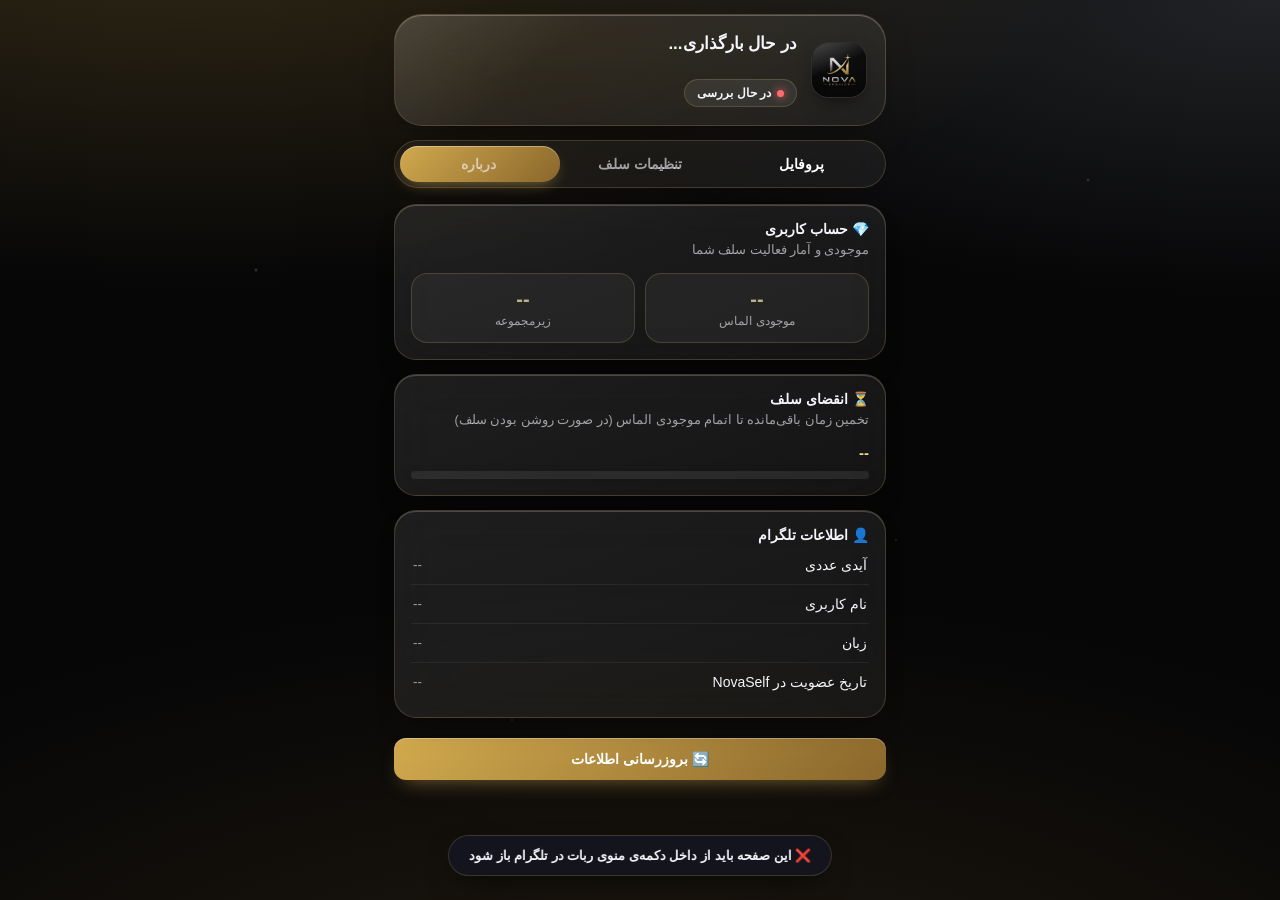
<file: index.html>
<!DOCTYPE html>
<html lang="fa" dir="rtl">
<head>
<meta charset="UTF-8">
<meta name="viewport" content="width=device-width, initial-scale=1.0, viewport-fit=cover, user-scalable=no">
<title>NovaSelf</title>
<script src="https://telegram.org/js/telegram-web-app.js"></script>
<style>
  :root{
    --bg-1:#060607;
    --bg-2:#0d0d0f;
    --glass-fill: rgba(255,255,255,0.06);
    --glass-fill-strong: rgba(255,255,255,0.10);
    --glass-border: rgba(212,175,110,0.22);
    --glass-highlight: rgba(255,255,255,0.35);
    --gold-1:#f4d98a;
    --gold-2:#d1a94e;
    --gold-3:#8a672c;
    --silver-1:#f2f4f7;
    --silver-2:#aeb6c2;
    --silver-3:#5c6472;
    --accent-a:var(--gold-2);
    --accent-b:var(--gold-3);
    --accent-c:var(--silver-2);
    --danger:#ff6b6b;
    --good:#33d17a;
    --text-1:#f5f6fb;
    --text-2:rgba(245,246,251,0.62);
    --text-3:rgba(245,246,251,0.38);
    --radius-xl:28px;
    --radius-lg:22px;
    --radius-md:16px;
    --radius-sm:12px;
  }
  *{box-sizing:border-box; -webkit-tap-highlight-color:transparent;}
  html,body{margin:0;padding:0;height:100%;}
  body{
    font-family:-apple-system, BlinkMacSystemFont, "SF Pro Display", "SF Pro Text", "Vazirmatn", "Segoe UI", sans-serif;
    color:var(--text-1);
    background:
      radial-gradient(120% 70% at 15% -10%, rgba(209,169,78,0.22), transparent 60%),
      radial-gradient(110% 60% at 100% 0%, rgba(174,182,194,0.16), transparent 55%),
      radial-gradient(140% 90% at 50% 120%, rgba(138,103,44,0.20), transparent 60%),
      var(--bg-1);
    min-height:100vh;
    overflow-x:hidden;
    position:relative;
  }
  body::before{
    content:"";
    position:fixed; inset:0;
    background-image:
      radial-gradient(2px 2px at 20% 30%, rgba(255,255,255,0.5), transparent),
      radial-gradient(1.5px 1.5px at 70% 60%, rgba(255,255,255,0.35), transparent),
      radial-gradient(1.5px 1.5px at 40% 80%, rgba(255,255,255,0.3), transparent),
      radial-gradient(2px 2px at 85% 20%, rgba(255,255,255,0.4), transparent);
    opacity:0.5;
    pointer-events:none;
    z-index:0;
  }
  .app{position:relative; z-index:1; max-width:520px; margin:0 auto; padding:14px 14px 100px;}

  /* ===== Header ===== */
  .header{
    display:flex; align-items:center; gap:14px;
    padding:18px;
    border-radius:var(--radius-xl);
    background:linear-gradient(155deg, var(--glass-fill-strong), var(--glass-fill));
    border:1px solid var(--glass-border);
    backdrop-filter:blur(28px) saturate(160%);
    -webkit-backdrop-filter:blur(28px) saturate(160%);
    box-shadow:0 1px 0 rgba(255,255,255,0.25) inset, 0 20px 40px -20px rgba(0,0,0,0.6);
    position:relative;
    overflow:hidden;
    margin-bottom:14px;
  }
  .header::after{
    content:"";
    position:absolute; top:-60%; left:-20%;
    width:70%; height:220%;
    background:linear-gradient(120deg, rgba(255,255,255,0.18), transparent 60%);
    transform:rotate(20deg);
    pointer-events:none;
  }
  .avatar{
    width:56px; height:56px; border-radius:18px;
    display:flex; align-items:center; justify-content:center;
    font-weight:700; font-size:20px;
    background:linear-gradient(150deg, var(--accent-a), var(--accent-b));
    box-shadow:0 6px 18px -6px rgba(209,169,78,0.55), 0 1px 0 rgba(255,255,255,0.4) inset;
    flex-shrink:0;
    color:#fff;
  }
  .head-info{min-width:0; flex:1;}
  .head-name{font-size:17px; font-weight:700; white-space:nowrap; overflow:hidden; text-overflow:ellipsis;}
  .head-sub{font-size:13px; color:var(--text-2); margin-top:2px;}
  .status-pill{
    display:inline-flex; align-items:center; gap:6px;
    padding:6px 12px; border-radius:999px;
    font-size:12px; font-weight:600;
    background:rgba(255,255,255,0.08);
    border:1px solid var(--glass-border);
    margin-top:8px;
  }
  .dot{width:7px; height:7px; border-radius:50%; background:var(--text-3);}
  .status-pill.on .dot{background:var(--good); box-shadow:0 0 8px var(--good);}
  .status-pill.off .dot{background:var(--danger); box-shadow:0 0 8px var(--danger);}

  /* ===== Tab bar (segmented, glass) ===== */
  .tabbar{
    display:flex; gap:4px; padding:5px;
    border-radius:999px;
    background:var(--glass-fill);
    border:1px solid var(--glass-border);
    backdrop-filter:blur(20px) saturate(150%);
    -webkit-backdrop-filter:blur(20px) saturate(150%);
    margin-bottom:16px;
    position:sticky; top:10px; z-index:5;
  }
  .tab{
    flex:1; text-align:center; padding:10px 6px;
    font-size:13.5px; font-weight:600; color:var(--text-2);
    border-radius:999px; cursor:pointer;
    transition:color .25s ease;
    position:relative; z-index:2;
  }
  .tab.active{color:#fff;}
  .tab-indicator{
    position:absolute; top:5px; bottom:5px; left:5px;
    width:calc((100% - 10px)/3);
    border-radius:999px;
    background:linear-gradient(135deg, var(--accent-a), var(--accent-b));
    box-shadow:0 6px 16px -6px rgba(209,169,78,0.6), 0 1px 0 rgba(255,255,255,0.35) inset;
    transition:transform .35s cubic-bezier(.4,0,.2,1);
    z-index:1;
  }

  .panel{display:none; animation:fadeIn .3s ease;}
  .panel.active{display:block;}
  @keyframes fadeIn{from{opacity:0; transform:translateY(6px);} to{opacity:1; transform:translateY(0);}}

  /* ===== Cards ===== */
  .card{
    border-radius:var(--radius-lg);
    background:linear-gradient(160deg, var(--glass-fill-strong), var(--glass-fill));
    border:1px solid var(--glass-border);
    backdrop-filter:blur(24px) saturate(150%);
    -webkit-backdrop-filter:blur(24px) saturate(150%);
    box-shadow:0 1px 0 rgba(255,255,255,0.2) inset, 0 16px 30px -18px rgba(0,0,0,0.55);
    padding:16px;
    margin-bottom:14px;
  }
  .card-title{font-size:14px; font-weight:700; color:var(--text-1); margin:0 0 3px;}
  .card-desc{font-size:12.5px; color:var(--text-2); margin:0 0 12px; line-height:1.7;}

  .row{
    display:flex; align-items:center; justify-content:space-between;
    padding:11px 2px;
    border-bottom:1px solid rgba(255,255,255,0.06);
  }
  .row:last-child{border-bottom:none;}
  .row-label{font-size:14px; font-weight:500;}
  .row-value{font-size:13.5px; color:var(--text-2);}

  /* iOS-style toggle */
  .switch{
    width:48px; height:29px; border-radius:999px; position:relative; cursor:pointer;
    background:rgba(255,255,255,0.14); border:1px solid var(--glass-border);
    transition:background .25s ease; flex-shrink:0;
  }
  .switch.on{background:linear-gradient(135deg, var(--good), #26a866); border-color:transparent;}
  .switch::after{
    content:""; position:absolute; top:2px; right:2px;
    width:23px; height:23px; border-radius:50%;
    background:#fff; box-shadow:0 2px 6px rgba(0,0,0,0.35);
    transition:transform .25s cubic-bezier(.4,0,.2,1);
  }
  .switch.on::after{transform:translateX(-19px);}

  textarea, input[type=text]{
    width:100%; padding:12px 14px; border-radius:var(--radius-sm);
    background:rgba(255,255,255,0.06); border:1px solid var(--glass-border);
    color:var(--text-1); font-size:13.5px; font-family:inherit;
    resize:none; outline:none;
  }
  input[type=range]{width:100%; accent-color:var(--accent-a); margin-top:8px;}

  .btn{
    width:100%; padding:13px; border-radius:var(--radius-sm);
    background:linear-gradient(135deg, var(--accent-a), var(--accent-b));
    border:none; color:#fff; font-weight:700; font-size:14px;
    cursor:pointer; box-shadow:0 10px 20px -10px rgba(209,169,78,0.55), 0 1px 0 rgba(255,255,255,0.3) inset;
    margin-top:6px;
  }
  .btn.danger{background:linear-gradient(135deg, #ff8080, var(--danger));}
  .btn:active{transform:scale(0.98);}

  .stat-grid{display:grid; grid-template-columns:1fr 1fr; gap:10px;}
  .stat{
    border-radius:var(--radius-md); padding:14px;
    background:rgba(255,255,255,0.05); border:1px solid var(--glass-border);
    text-align:center;
  }
  .stat-num{font-size:20px; font-weight:800; background:linear-gradient(135deg, var(--accent-c), var(--accent-a)); -webkit-background-clip:text; background-clip:text; color:transparent;}
  .stat-label{font-size:11.5px; color:var(--text-2); margin-top:3px;}

  .about-feature{display:flex; gap:12px; padding:10px 0;}
  .about-icon{
    width:38px; height:38px; border-radius:12px; flex-shrink:0;
    display:flex; align-items:center; justify-content:center; font-size:17px;
    background:linear-gradient(150deg, rgba(209,169,78,0.30), rgba(174,182,194,0.20));
    border:1px solid var(--glass-border);
  }
  .about-text-title{font-size:13.5px; font-weight:700;}
  .about-text-desc{font-size:12px; color:var(--text-2); margin-top:2px; line-height:1.6;}

  .toast{
    position:fixed; bottom:24px; left:50%; transform:translateX(-50%) translateY(20px);
    padding:12px 20px; border-radius:999px;
    background:rgba(20,22,32,0.9); border:1px solid var(--glass-border);
    backdrop-filter:blur(20px); font-size:13px; font-weight:600;
    opacity:0; transition:all .3s ease; z-index:50; pointer-events:none;
    box-shadow:0 12px 30px -10px rgba(0,0,0,0.6);
  }
  .toast.show{opacity:1; transform:translateX(-50%) translateY(0);}

  .skeleton{
    height:14px; border-radius:8px; background:rgba(255,255,255,0.08);
    animation:pulse 1.4s ease-in-out infinite;
  }
  @keyframes pulse{0%,100%{opacity:.5;} 50%{opacity:1;}}

  .footer-note{text-align:center; font-size:11.5px; color:var(--text-3); margin-top:8px; line-height:1.8;}

  /* ===== Logo badge (base44-style app icon) ===== */
  .logo-badge{
    width:56px; height:56px; border-radius:29% 29% 32% 32% / 30%;
    flex-shrink:0; overflow:hidden; position:relative;
    background:#000;
    border:1px solid rgba(255,255,255,0.18);
    box-shadow:0 8px 20px -8px rgba(0,0,0,0.7), 0 1px 0 rgba(255,255,255,0.25) inset;
  }
  .logo-badge img{width:100%; height:100%; object-fit:cover; display:block;}
  .logo-badge::after{
    content:""; position:absolute; inset:0; border-radius:inherit;
    background:linear-gradient(155deg, rgba(255,255,255,0.25), transparent 45%);
    pointer-events:none;
  }
  .logo-badge.large{width:96px; height:96px; margin:0 auto 14px; border-radius:26% 26% 30% 30% / 27%;}

  /* ===== Expiry card ===== */
  .expiry-bar-track{
    height:8px; border-radius:999px; background:rgba(255,255,255,0.08);
    overflow:hidden; margin-top:10px;
  }
  .expiry-bar-fill{
    height:100%; border-radius:999px;
    background:linear-gradient(90deg, var(--gold-3), var(--gold-1));
    width:0%; transition:width .4s ease;
  }
  .expiry-value{font-size:15px; font-weight:700; color:var(--gold-1);}

  /* ===== Font cards (replaces messy wrapped chips) ===== */
  .font-grid{display:grid; grid-template-columns:1fr 1fr; gap:8px; margin-top:4px;}
  .font-card{
    display:flex; align-items:center; justify-content:space-between; gap:8px;
    padding:11px 12px; border-radius:var(--radius-sm);
    background:rgba(255,255,255,0.05); border:1px solid var(--glass-border);
    font-size:12.8px; font-weight:600; color:var(--text-2);
    cursor:pointer; transition:all .2s ease;
  }
  .font-card.active{
    color:#0e0d0a; border-color:transparent;
    background:linear-gradient(135deg, var(--gold-1), var(--gold-2));
    box-shadow:0 6px 16px -6px rgba(209,169,78,0.55);
  }
  .font-card .check{
    width:16px; height:16px; border-radius:50%; flex-shrink:0;
    border:1.5px solid var(--glass-border);
    display:flex; align-items:center; justify-content:center; font-size:10px;
  }
  .font-card.active .check{background:#0e0d0a; border-color:#0e0d0a; color:var(--gold-1);}
</style>
</head>
<body>
<div class="app">

  <div class="header">
    <div class="logo-badge" id="avatarBadge">
      <img src="[data-uri]" alt="NovaService">
    </div>
    <div class="head-info">
      <div class="head-name" id="userName">در حال بارگذاری...</div>
      <div class="head-sub" id="userUsername">&nbsp;</div>
      <div class="status-pill off" id="statusPill"><span class="dot"></span><span id="statusPillText">در حال بررسی</span></div>
    </div>
  </div>

  <div class="tabbar" id="tabbar">
    <div class="tab-indicator" id="tabIndicator"></div>
    <div class="tab active" data-tab="profile">پروفایل</div>
    <div class="tab" data-tab="settings">تنظیمات سلف</div>
    <div class="tab" data-tab="about">درباره</div>
  </div>

  <!-- ===== PROFILE ===== -->
  <div class="panel active" id="panel-profile">
    <div class="card">
      <div class="card-title">💎 حساب کاربری</div>
      <div class="card-desc">موجودی و آمار فعالیت سلف شما</div>
      <div class="stat-grid">
        <div class="stat"><div class="stat-num" id="statDiamonds">--</div><div class="stat-label">موجودی الماس</div></div>
        <div class="stat"><div class="stat-num" id="statReferral">--</div><div class="stat-label">زیرمجموعه</div></div>
      </div>
    </div>

    <div class="card">
      <div class="card-title">⏳ انقضای سلف</div>
      <div class="card-desc">تخمین زمان باقی‌مانده تا اتمام موجودی الماس (در صورت روشن بودن سلف)</div>
      <div class="expiry-value" id="expiryValue">--</div>
      <div class="expiry-bar-track"><div class="expiry-bar-fill" id="expiryBar"></div></div>
    </div>

    <div class="card">
      <div class="card-title">👤 اطلاعات تلگرام</div>
      <div class="row"><div class="row-label">آیدی عددی</div><div class="row-value" id="infoId">--</div></div>
      <div class="row"><div class="row-label">نام کاربری</div><div class="row-value" id="infoUsername">--</div></div>
      <div class="row"><div class="row-label">زبان</div><div class="row-value" id="infoLang">--</div></div>
      <div class="row"><div class="row-label">تاریخ عضویت در NovaSelf</div><div class="row-value" id="infoJoined">--</div></div>
    </div>

    <button class="btn" id="refreshBtn">🔄 بروزرسانی اطلاعات</button>
  </div>

  <!-- ===== SETTINGS ===== -->
  <div class="panel" id="panel-settings">

    <div class="card">
      <div class="card-title">⚡ وضعیت سلف</div>
      <div class="card-desc">با روشن کردن سلف، اکشن‌ها و قابلیت‌های خودکار روی حساب شما فعال می‌شوند.</div>
      <div class="row">
        <div class="row-label">سلف من</div>
        <div class="switch" id="sw-status" data-field="status"></div>
      </div>
    </div>

    <div class="card">
      <div class="card-title">🔤 فونت نام و بیو</div>
      <div class="card-desc">فونتی که برای زمان‌نگار پروفایل استفاده می‌شود.</div>
      <div class="font-grid" id="fontGrid"></div>
    </div>

    <div class="card">
      <div class="card-title">🖊️ حالت متن ارسالی</div>
      <div class="card-desc">قالب‌بندی خودکار پیام‌های ارسالی شما.</div>
      <div class="font-grid" id="textModeGrid"></div>
    </div>

    <div class="card">
      <div class="card-title">📅 تاریخ در بیو</div>
      <div class="row">
        <div class="row-label">نمایش تاریخ</div>
        <div class="switch" id="sw-date_enabled" data-field="date_enabled"></div>
      </div>
      <div class="card-desc" style="margin:10px 0 6px;">نوع تقویم</div>
      <div class="font-grid" id="dateTypeGrid"></div>
    </div>

    <div class="card">
      <div class="card-title">⌚ ساعت پروفایل</div>
      <div class="row">
        <div class="row-label">ساعت در نام</div>
        <div class="switch" id="sw-name_time" data-field="name_time"></div>
      </div>
      <div class="row">
        <div class="row-label">ساعت در بیو</div>
        <div class="switch" id="sw-bio_time" data-field="bio_time"></div>
      </div>
    </div>

    <div class="card">
      <div class="card-title">🧑‍💼 منشی خودکار</div>
      <div class="row">
        <div class="row-label">فعال‌سازی منشی</div>
        <div class="switch" id="sw-secretary_enabled" data-field="secretary_enabled"></div>
      </div>
      <div class="card-desc" style="margin:10px 0 6px;">متن پاسخ خودکار</div>
      <textarea id="secretaryText" rows="2" placeholder="متن پاسخ منشی..."></textarea>
      <div class="card-desc" style="margin:12px 0 2px;">تأخیر پاسخ: <span id="secretaryDelayVal">60</span> ثانیه</div>
      <input type="range" id="secretaryDelay" min="5" max="600" step="5">
      <button class="btn" id="saveSecretaryBtn">ذخیره تنظیمات منشی</button>
    </div>
  </div>

  <!-- ===== ABOUT ===== -->
  <div class="panel" id="panel-about">
    <div class="card" style="text-align:center;">
      <div class="logo-badge large" id="aboutLogo">
        <img src="[data-uri]" alt="NovaService">
      </div>
      <div class="card-title" style="font-size:16px;">✨ NovaSelf چیست؟</div>
      <div class="card-desc" style="text-align:right;">NovaSelf یک سلف‌بات اختصاصی است که با اتصال به حساب تلگرام شما، مجموعه‌ای از قابلیت‌های خودکار و شخصی‌سازی را در اختیارتان می‌گذارد؛ همه چیز از طریق همین پنل قابل مدیریت است.</div>

      <div class="about-feature">
        <div class="about-icon">⌚</div>
        <div><div class="about-text-title">زمان‌نگار خودکار</div><div class="about-text-desc">نمایش زنده ساعت و تاریخ در نام یا بیوی حساب شما.</div></div>
      </div>
      <div class="about-feature">
        <div class="about-icon">🖊️</div>
        <div><div class="about-text-title">قالب‌بندی پیام</div><div class="about-text-desc">اعمال خودکار بولد، ایتالیک، اسپویلر و بیشتر روی پیام‌های ارسالی.</div></div>
      </div>
      <div class="about-feature">
        <div class="about-icon">🧑‍💼</div>
        <div><div class="about-text-title">منشی هوشمند</div><div class="about-text-desc">پاسخ خودکار به پیام‌های جدید هنگام عدم دسترسی شما.</div></div>
      </div>
      <div class="about-feature">
        <div class="about-icon">🏷️</div>
        <div><div class="about-text-title">تگ اعضا و ادمین‌ها</div><div class="about-text-desc">منشن سریع اعضای گروه با یک دستور ساده.</div></div>
      </div>
    </div>

    <div class="card">
      <div class="card-title">💎 سیستم الماس</div>
      <div class="card-desc">مصرف سلف بر اساس ساعت روشن بودن، از موجودی الماس شما کسر می‌شود. در صورت اتمام موجودی، سلف به‌صورت خودکار خاموش خواهد شد.</div>
    </div>

    <div class="card">
      <div class="card-title">🛟 پشتیبانی</div>
      <div class="card-desc" id="supportLine">برای هرگونه سوال یا مشکل با پشتیبانی در ارتباط باشید.</div>
      <button class="btn" id="supportBtn">ارتباط با پشتیبانی</button>
    </div>

    <div class="footer-note">NovaSelf Mini App — نسخه ۱.۰</div>
  </div>

</div>

<div class="toast" id="toast"></div>

<script>
/* ============================================================
   تنظیمات اتصال — این آدرس را به آدرس بک‌اند خودتان تغییر دهید
   ============================================================ */
const API_BASE = "https://self-production-856f.up.railway.app";
const SUPPORT_USERNAME = "@SayPouYa";

const tg = window.Telegram?.WebApp;
let state = null; // آخرین اطلاعات دریافتی از سرور

const FONT_NAMES = {
  0:"معمولی",1:"بولد ضخیم",2:"بولد گرد",3:"ماشین‌تحریر",4:"بولد کلاسیک",
  5:"ساده",6:"فول‌وید",7:"بولد مدرن",8:"بالانویس",9:"زیرنویس",
  10:"دایره‌ای",11:"دایره‌ای پر",12:"فارسی",13:"عربی"
};
const TEXTMODE_NAMES = {0:"خاموش",1:"نقل‌قول",2:"بولد",3:"زیرخط",4:"ایتالیک",5:"اسپویلر",6:"خط‌خورده",7:"تدریجی",8:"تک‌فاصله"};
const DATE_TYPE_NAMES = {"gregorian":"میلادی","shamsi":"شمسی","qamari":"قمری"};

function init() {
  if (tg) { tg.ready(); tg.expand(); tg.setHeaderColor?.("#0d0d0f"); }
  setupTabs();
  setupFontGrid();
  setupChipGrid("textModeGrid", TEXTMODE_NAMES, "text_mode");
  setupChipGrid("dateTypeGrid", DATE_TYPE_NAMES, "date_type");
  setupSwitches();
  document.getElementById("refreshBtn").onclick = loadData;
  document.getElementById("saveSecretaryBtn").onclick = saveSecretary;
  document.getElementById("secretaryDelay").oninput = e => {
    document.getElementById("secretaryDelayVal").textContent = e.target.value;
  };
  document.getElementById("supportBtn").onclick = () => {
    tg?.openTelegramLink?.(`https://t.me/${SUPPORT_USERNAME.replace("@","")}`);
  };
  document.getElementById("supportLine").textContent =
    `برای هرگونه سوال یا مشکل با ${SUPPORT_USERNAME} در ارتباط باشید.`;
  loadData();
}

function setupTabs() {
  const tabs = [...document.querySelectorAll(".tab")];
  const indicator = document.getElementById("tabIndicator");
  tabs.forEach((tab, i) => {
    tab.onclick = () => {
      tabs.forEach(t => t.classList.remove("active"));
      tab.classList.add("active");
    indicator.style.transform = `translateX(${(tabs.length - 1 - i) * 100}%)`;
      document.querySelectorAll(".panel").forEach(p => p.classList.remove("active"));
      document.getElementById(`panel-${tab.dataset.tab}`).classList.add("active");
      tg?.HapticFeedback?.impactOccurred?.("light");
    };
  });
}

function setupFontGrid() {
  const grid = document.getElementById("fontGrid");
  grid.innerHTML = "";
  Object.entries(FONT_NAMES).forEach(([value, label]) => {
    const card = document.createElement("div");
    card.className = "font-card";
    card.dataset.value = value;
    card.innerHTML = `<span>${label}</span><span class="check">✓</span>`;
    card.onclick = () => updateField("font_id", Number(value), "fontGrid");
    grid.appendChild(card);
  });
}

function setupChipGrid(gridId, namesMap, field) {
  const grid = document.getElementById(gridId);
  grid.innerHTML = "";
  Object.entries(namesMap).forEach(([value, label]) => {
    const card = document.createElement("div");
    card.className = "font-card";
    card.dataset.value = value;
    card.innerHTML = `<span>${label}</span><span class="check">✓</span>`;
    card.onclick = () => updateField(field, isNaN(value) ? value : Number(value), gridId);
    grid.appendChild(card);
  });
}

function setupSwitches() {
  document.querySelectorAll(".switch").forEach(sw => {
    sw.onclick = () => {
      const field = sw.dataset.field;
      const newVal = !sw.classList.contains("on");
      updateField(field, newVal);
    };
  });
}

function authHeaders() {
  return {
    "Content-Type": "application/json",
    "X-Init-Data": tg?.initData || ""
  };
}

async function loadData() {
  if (!tg?.initData) {
    showToast("❌ این صفحه باید از داخل دکمه‌ی منوی ربات در تلگرام باز شود");
    console.warn("initData خالی است — یعنی صفحه مستقیم در مرورگر باز شده، نه از طریق تلگرام.");
    return;
  }
  try {
    const res = await fetch(`${API_BASE}/api/me`, { headers: authHeaders() });
    if (res.status === 401) {
      showToast("❌ شناسایی نشدید — ابتدا با /start در ربات ثبت‌نام کنید");
      return;
    }
    if (!res.ok) {
      showToast(`❌ خطای سرور (کد ${res.status})`);
      return;
    }
    state = await res.json();
    render();
  } catch (e) {
    console.error("خطای اتصال به API_BASE:", API_BASE, e);
    showToast("❌ اتصال به بک‌اند برقرار نشد (آدرس/CORS رو چک کنید)");
  }
}

async function updateField(field, value, gridIdToSync) {
  tg?.HapticFeedback?.selectionChanged?.();
  try {
    const res = await fetch(`${API_BASE}/api/update`, {
      method: "POST",
      headers: authHeaders(),
      body: JSON.stringify({ field, value })
    });
    const data = await res.json();
    if (!res.ok || !data.ok) throw new Error(data.error || "update-failed");
    state = data;
    render();
    showToast("✅ تغییرات ذخیره شد");
  } catch (e) {
    showToast("❌ خطا در ذخیره‌سازی");
    render(); // بازگردانی وضعیت واقعی
  }
}

async function saveSecretary() {
  const text = document.getElementById("secretaryText").value;
  const delay = Number(document.getElementById("secretaryDelay").value);
  try {
    const res = await fetch(`${API_BASE}/api/update`, {
      method: "POST",
      headers: authHeaders(),
      body: JSON.stringify({ field: "secretary_bulk", secretary_text: text, secretary_delay: delay })
    });
    const data = await res.json();
    if (!res.ok || !data.ok) throw new Error();
    state = data;
    render();
    showToast("✅ تنظیمات منشی ذخیره شد");
  } catch (e) {
    showToast("❌ خطا در ذخیره‌سازی");
  }
}

function render() {
  if (!state) return;
  const tgUser = tg?.initDataUnsafe?.user;

  // Header
  const name = [tgUser?.first_name, tgUser?.last_name].filter(Boolean).join(" ") || "کاربر";
  document.getElementById("userName").textContent = name;
  document.getElementById("userUsername").textContent = tgUser?.username ? "@" + tgUser.username : "بدون نام‌کاربری";

  const pill = document.getElementById("statusPill");
  pill.classList.toggle("on", !!state.status);
  pill.classList.toggle("off", !state.status);
  document.getElementById("statusPillText").textContent = state.status ? "سلف فعال" : "سلف غیرفعال";

  // Profile tab
  document.getElementById("statDiamonds").textContent = state.diamonds_rounded ?? "--";
  document.getElementById("statReferral").textContent = state.referral_count ?? 0;
  document.getElementById("infoId").textContent = tgUser?.id ?? "--";
  document.getElementById("infoUsername").textContent = tgUser?.username ? "@" + tgUser.username : "--";
  document.getElementById("infoLang").textContent = tgUser?.language_code ?? "--";
  document.getElementById("infoJoined").textContent = state.joined_at ?? "--";

  document.getElementById("expiryValue").textContent = state.expiry_text ?? "--";
  const maxDiamondsRef = 30 * 24 * 5; // مرجع نواری: معادل حدوداً یک ماه روشن بودن، فقط برای نمایش بصری
  const pct = Math.max(0, Math.min(100, ((state.diamonds_rounded ?? 0) / maxDiamondsRef) * 100));
  document.getElementById("expiryBar").style.width = pct + "%";

  // Settings
  setSwitch("sw-status", state.status);
  setSwitch("sw-date_enabled", state.date_enabled);
  setSwitch("sw-name_time", state.name_time);
  setSwitch("sw-bio_time", state.bio_time);
  setSwitch("sw-secretary_enabled", state.secretary_enabled);
  setActiveChip("fontGrid", state.font_id);
  setActiveChip("textModeGrid", state.text_mode);
  setActiveChip("dateTypeGrid", state.date_type);

  document.getElementById("secretaryText").value = state.secretary_text || "";
  document.getElementById("secretaryDelay").value = state.secretary_delay || 60;
  document.getElementById("secretaryDelayVal").textContent = state.secretary_delay || 60;
}

function setSwitch(id, on) {
  document.getElementById(id).classList.toggle("on", !!on);
}
function setActiveChip(gridId, value) {
  document.querySelectorAll(`#${gridId} .font-card`).forEach(chip => {
    chip.classList.toggle("active", String(chip.dataset.value) === String(value));
  });
}

let toastTimer;
function showToast(msg) {
  const el = document.getElementById("toast");
  el.textContent = msg;
  el.classList.add("show");
  clearTimeout(toastTimer);
  toastTimer = setTimeout(() => el.classList.remove("show"), 2200);
}

init();
</script>
</body>
</html>
</file>
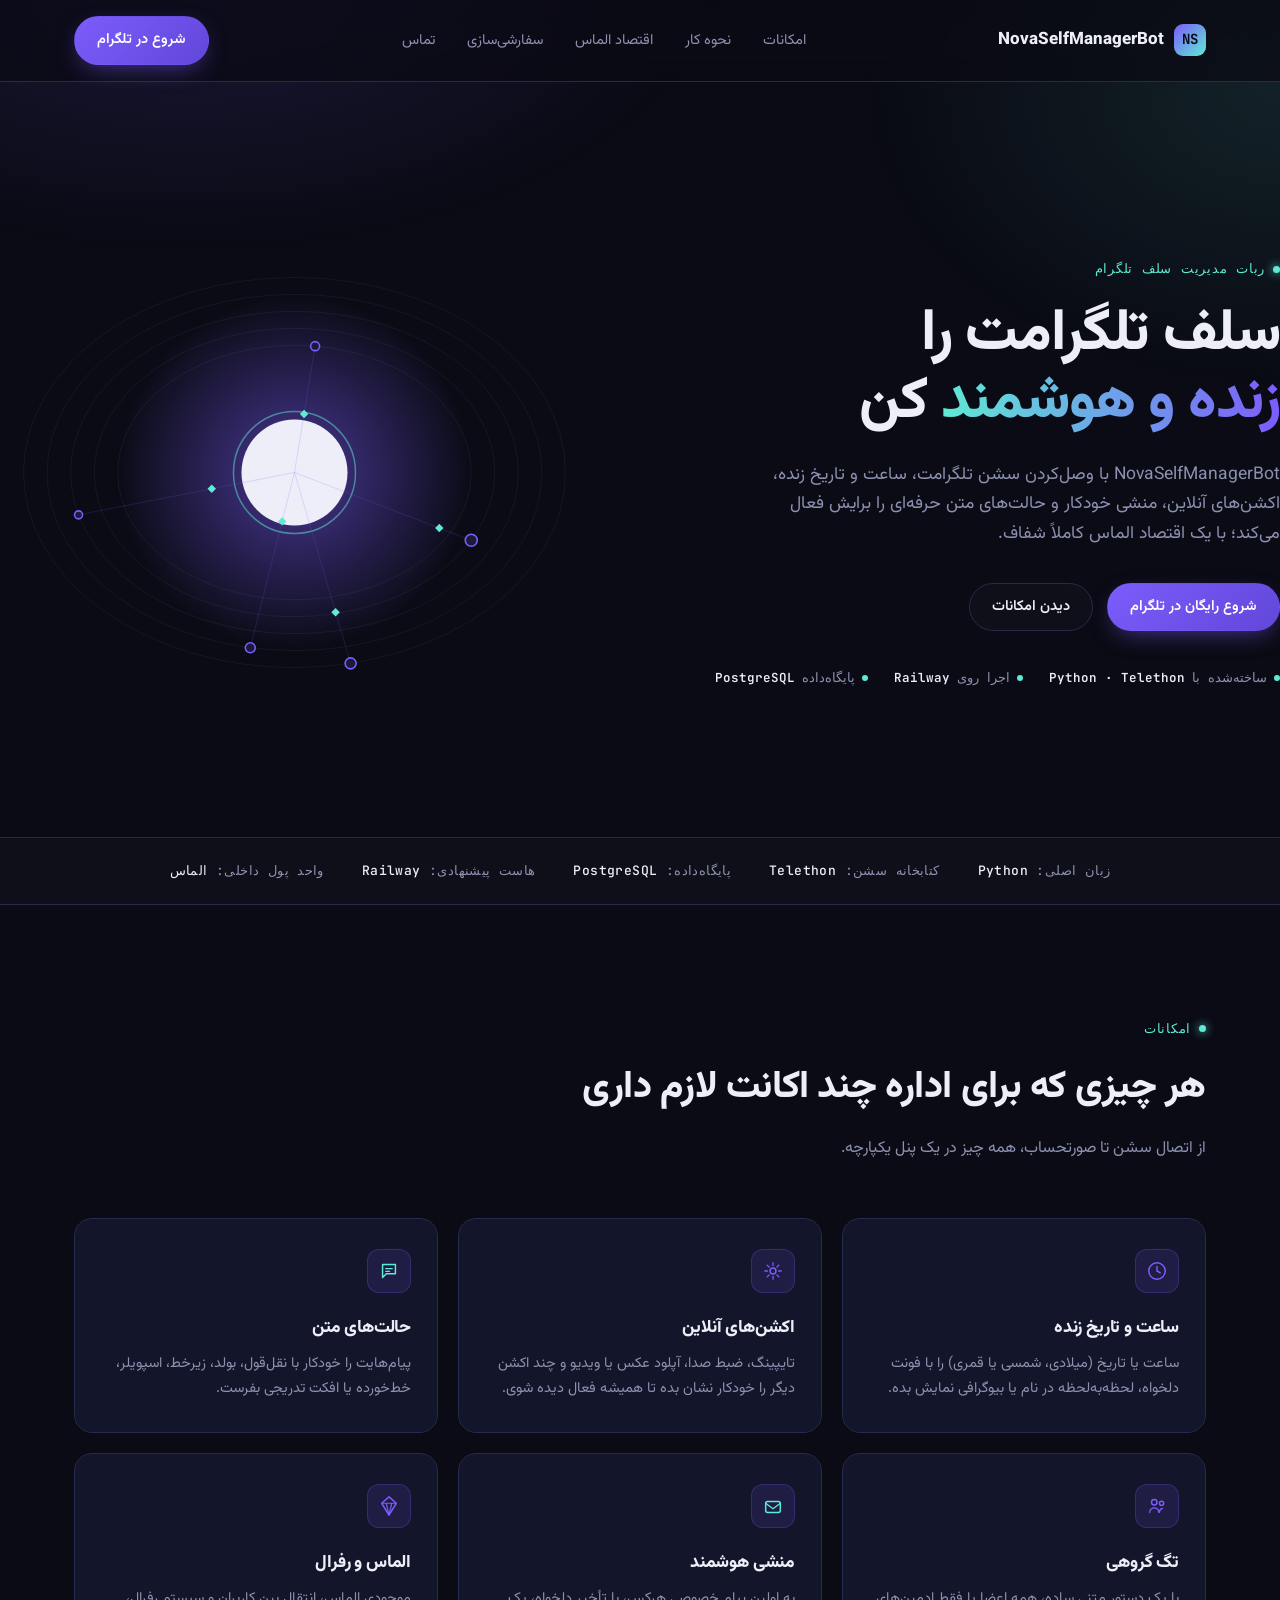
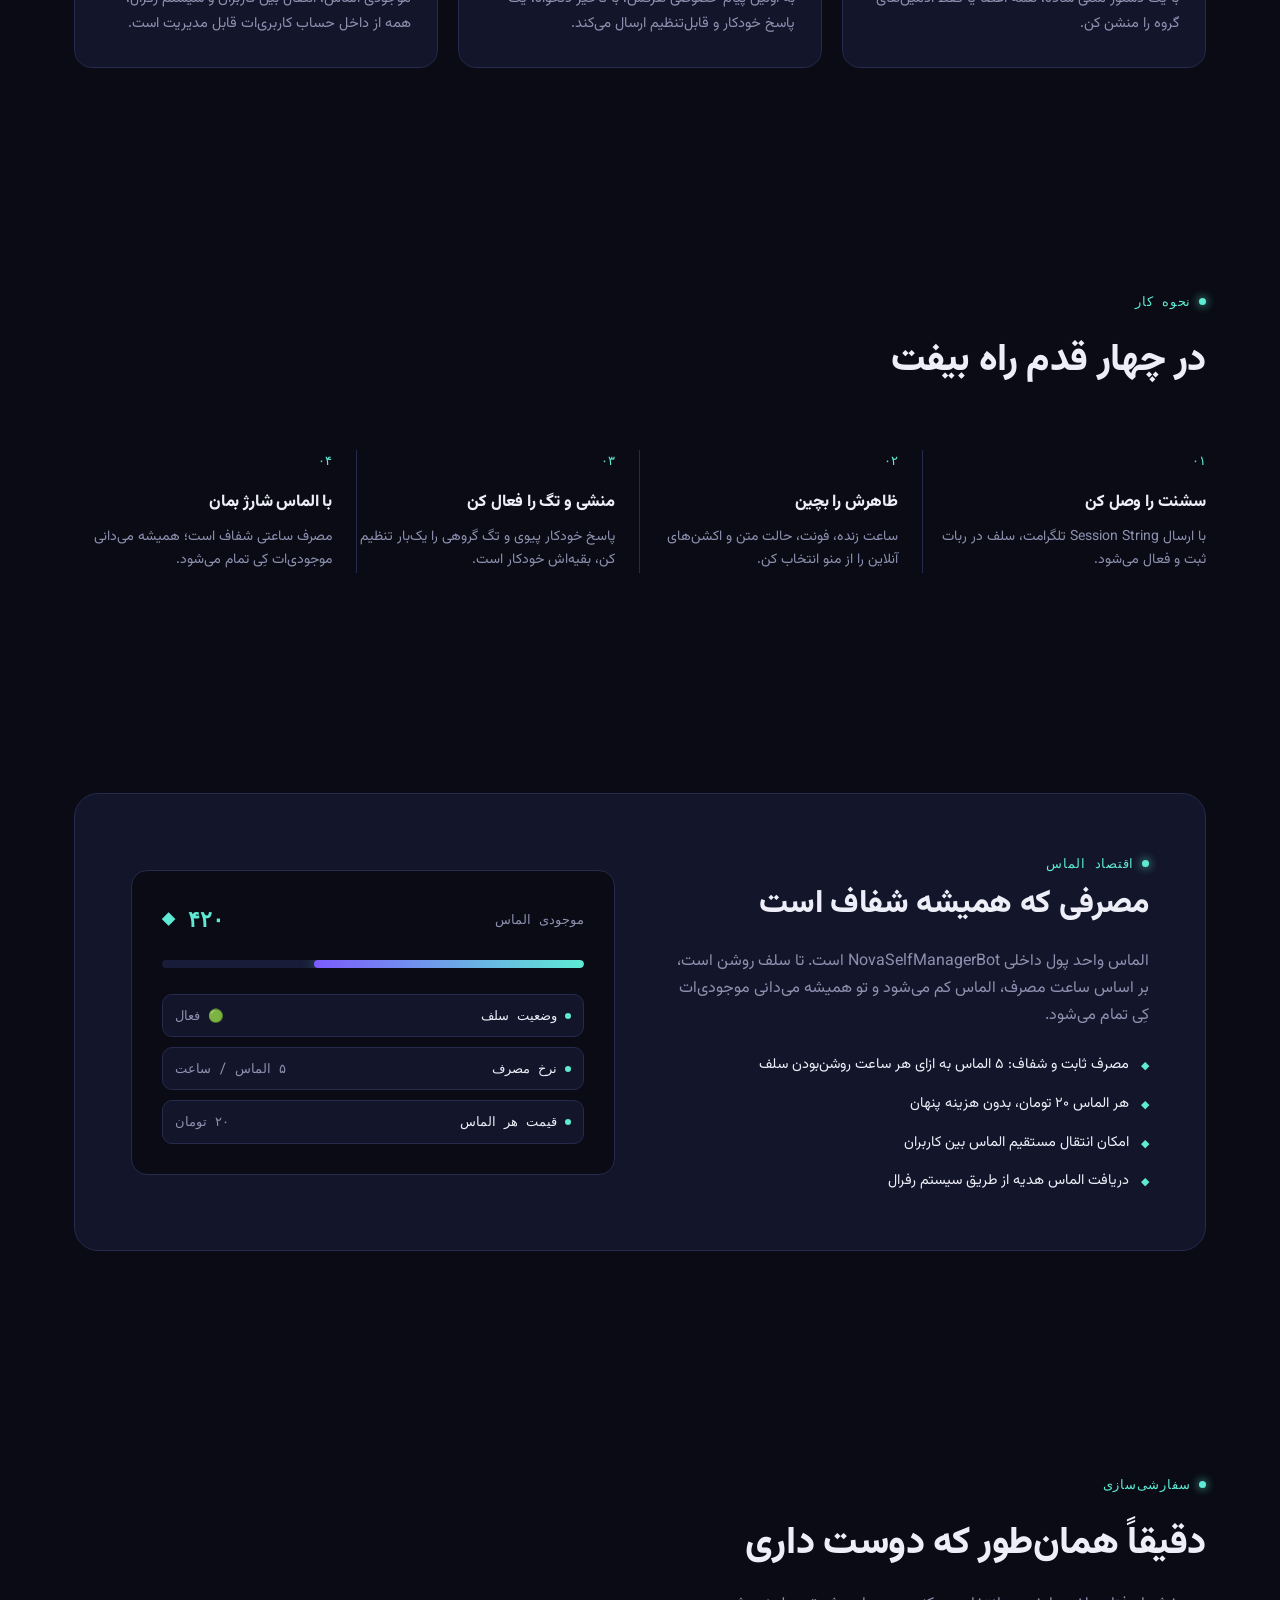
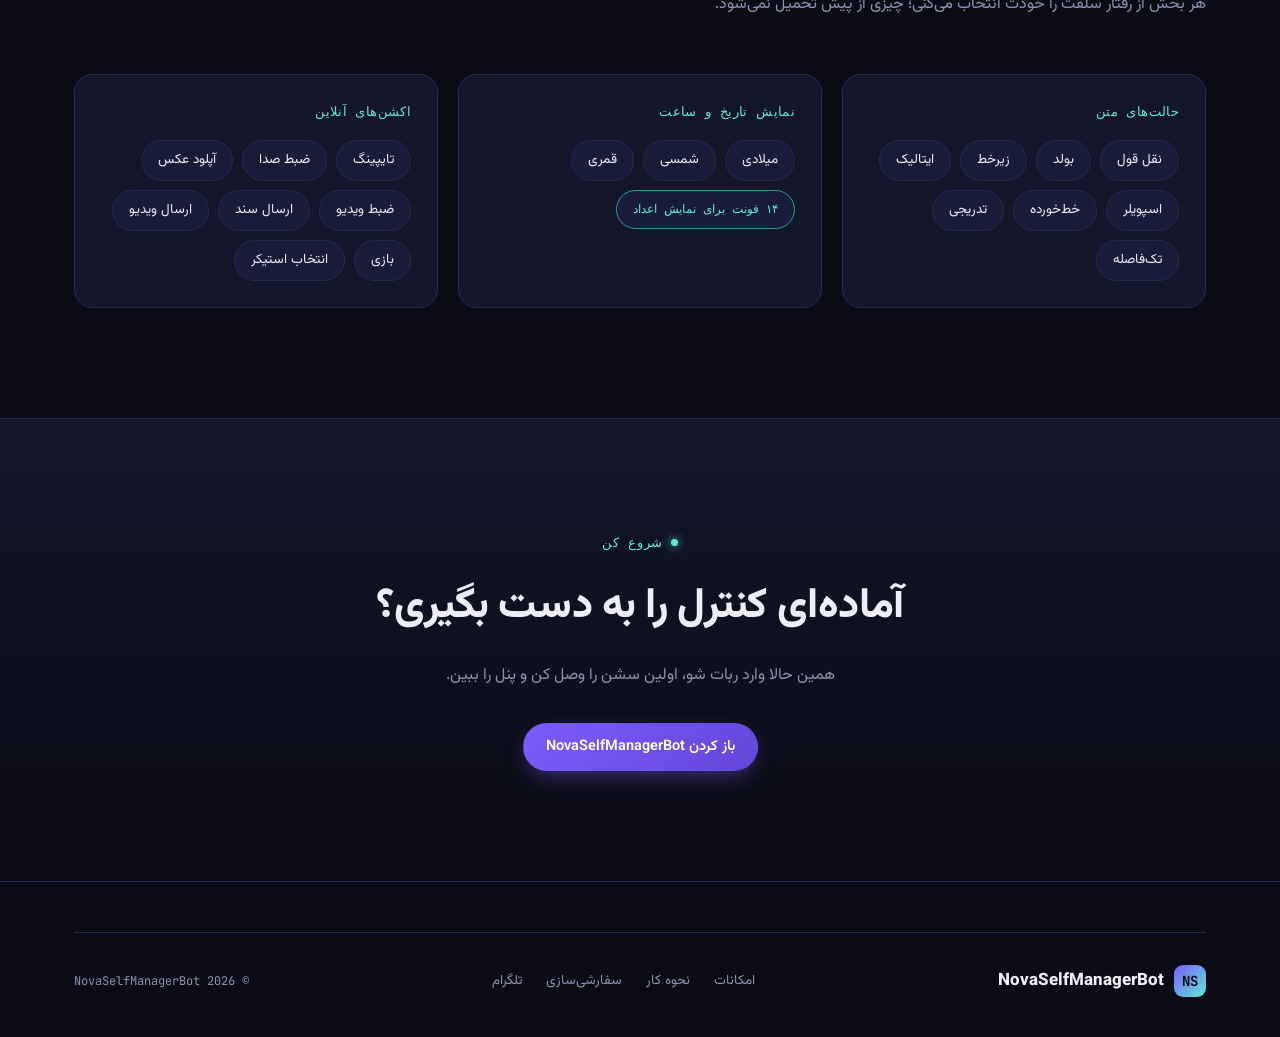
<file: index (1).html>
<!DOCTYPE html>
<html lang="fa" dir="rtl">
<head>
<meta charset="UTF-8">
<meta name="viewport" content="width=device-width, initial-scale=1.0">
<title>NovaSelfManagerBot — مدیریت هوشمند سشن‌های تلگرام</title>
<meta name="description" content="NovaSelfManagerBot سلف تلگرام شما را با ساعت زنده، اکشن‌های آنلاین، منشی خودکار و حالت‌های متن حرفه‌ای هوشمند می‌کند؛ با یک اقتصاد الماس شفاف.">
<link rel="preconnect" href="https://fonts.googleapis.com">
<link rel="preconnect" href="https://fonts.gstatic.com" crossorigin>
<link href="https://fonts.googleapis.com/css2?family=Vazirmatn:wght@300;400;500;600;700;800;900&family=JetBrains+Mono:wght@400;500;600&display=swap" rel="stylesheet">
<style>
  :root{
    --bg:#0A0B14;
    --surface:#13152A;
    --surface-2:#191C38;
    --line:#262A4C;
    --violet:#7C5CFC;
    --violet-dim:#4B3AA6;
    --diamond:#5EEAD4;
    --diamond-dim:#2C9C8C;
    --text:#EDEEF7;
    --muted:#8D91B0;
    --danger:#FF6B6B;
    --radius:18px;
    --font-display:'Vazirmatn', sans-serif;
    --font-mono:'JetBrains Mono', monospace;
  }
  *{margin:0;padding:0;box-sizing:border-box;}
  html{scroll-behavior:smooth;}
  body{
    background:var(--bg);
    color:var(--text);
    font-family:var(--font-display);
    line-height:1.7;
    overflow-x:hidden;
    -webkit-font-smoothing:antialiased;
  }
  body::before{
    content:'';
    position:fixed;
    inset:0;
    background:
      radial-gradient(ellipse 900px 500px at 15% -5%, rgba(124,92,252,0.16), transparent 60%),
      radial-gradient(ellipse 700px 500px at 100% 10%, rgba(94,234,212,0.10), transparent 60%);
    pointer-events:none;
    z-index:0;
  }
  a{color:inherit;text-decoration:none;}
  ul{list-style:none;}
  img,svg{display:block;max-width:100%;}
  .container{max-width:1180px;margin:0 auto;padding:0 24px;}
  .eyebrow{
    font-family:var(--font-mono);
    font-size:12.5px;
    letter-spacing:0.06em;
    color:var(--diamond);
    display:inline-flex;
    align-items:center;
    gap:8px;
    text-transform:uppercase;
  }
  .eyebrow::before{
    content:'';
    width:7px;height:7px;border-radius:50%;
    background:var(--diamond);
    box-shadow:0 0 10px var(--diamond);
  }
  h1,h2,h3{font-weight:800;letter-spacing:-0.01em;}
  .muted{color:var(--muted);}

  /* ---------- NAV ---------- */
  header{
    position:sticky;top:0;z-index:100;
    backdrop-filter:blur(14px);
    background:rgba(10,11,20,0.72);
    border-bottom:1px solid var(--line);
  }
  nav{
    display:flex;align-items:center;justify-content:space-between;
    padding:16px 24px;max-width:1180px;margin:0 auto;
  }
  .logo{
    display:flex;align-items:center;gap:10px;
    font-weight:800;font-size:17px;
  }
  .logo-mark{
    width:32px;height:32px;border-radius:9px;
    background:linear-gradient(135deg, var(--violet), var(--diamond));
    display:flex;align-items:center;justify-content:center;
    font-family:var(--font-mono);font-weight:700;font-size:14px;color:#0A0B14;
    flex-shrink:0;
  }
  .nav-links{display:flex;gap:32px;align-items:center;}
  .nav-links a{
    font-size:14.5px;color:var(--muted);transition:color .2s ease;
  }
  .nav-links a:hover{color:var(--text);}
  .btn{
    display:inline-flex;align-items:center;gap:8px;
    padding:11px 22px;border-radius:100px;
    font-family:var(--font-display);font-weight:600;font-size:14.5px;
    cursor:pointer;border:1px solid transparent;transition:transform .18s ease, box-shadow .18s ease, background .18s ease;
  }
  .btn-primary{
    background:linear-gradient(135deg, var(--violet), #6247D9);
    color:#fff;
    box-shadow:0 8px 24px -8px rgba(124,92,252,0.6);
  }
  .btn-primary:hover{transform:translateY(-2px);box-shadow:0 12px 28px -8px rgba(124,92,252,0.75);}
  .btn-ghost{
    border-color:var(--line);color:var(--text);background:rgba(255,255,255,0.02);
  }
  .btn-ghost:hover{border-color:var(--diamond-dim);background:rgba(94,234,212,0.06);}
  .nav-cta{display:flex;align-items:center;gap:12px;}
  .burger{display:none;flex-direction:column;gap:5px;cursor:pointer;background:none;border:none;padding:6px;}
  .burger span{width:22px;height:2px;background:var(--text);border-radius:2px;}

  /* ---------- HERO ---------- */
  .hero{
    position:relative;z-index:1;
    padding:96px 0 70px;
    display:grid;grid-template-columns:1.05fr 0.95fr;gap:40px;align-items:center;
  }
  .hero h1{
    font-size:clamp(34px, 4.6vw, 58px);
    line-height:1.18;
    margin:18px 0 22px;
  }
  .hero h1 .accent{
    background:linear-gradient(90deg, var(--diamond), var(--violet));
    -webkit-background-clip:text;background-clip:text;color:transparent;
  }
  .hero p.lead{
    font-size:17.5px;color:var(--muted);max-width:520px;margin-bottom:34px;
  }
  .hero-ctas{display:flex;gap:14px;flex-wrap:wrap;margin-bottom:36px;}
  .hero-meta{
    display:flex;gap:26px;flex-wrap:wrap;
    font-family:var(--font-mono);font-size:12.5px;color:var(--muted);
  }
  .hero-meta span{display:flex;align-items:center;gap:7px;}
  .hero-meta b{color:var(--text);font-weight:600;}
  .dot{width:6px;height:6px;border-radius:50%;background:var(--diamond);display:inline-block;}

  .hero-visual{
    position:relative;
    aspect-ratio:1/1;
    display:flex;align-items:center;justify-content:center;
  }
  #orbit-canvas{width:100%;height:100%;}

  /* ---------- TECH STRIP ---------- */
  .tech-strip{
    border-top:1px solid var(--line);border-bottom:1px solid var(--line);
    padding:22px 0;background:rgba(255,255,255,0.015);
  }
  .tech-strip .container{
    display:flex;align-items:center;justify-content:center;gap:38px;flex-wrap:wrap;
    font-family:var(--font-mono);font-size:13px;color:var(--muted);letter-spacing:.03em;
  }
  .tech-strip strong{color:var(--text);font-weight:500;}

  /* ---------- SECTION SHARED ---------- */
  section{position:relative;z-index:1;padding:110px 0;}
  .section-head{max-width:640px;margin-bottom:56px;}
  .section-head h2{font-size:clamp(26px,3.2vw,38px);margin-top:14px;}
  .section-head p{color:var(--muted);margin-top:14px;font-size:16px;}

  /* reveal */
  .reveal{opacity:0;transform:translateY(26px);transition:opacity .7s ease, transform .7s ease;}
  .reveal.in-view{opacity:1;transform:translateY(0);}

  /* ---------- FEATURES ---------- */
  .features-grid{
    display:grid;grid-template-columns:repeat(3,1fr);gap:20px;
  }
  .feature-card{
    background:var(--surface);
    border:1px solid var(--line);
    border-radius:var(--radius);
    padding:30px 26px;
    transition:border-color .25s ease, transform .25s ease, background .25s ease;
  }
  .feature-card:hover{
    border-color:var(--violet-dim);
    transform:translateY(-4px);
    background:var(--surface-2);
  }
  .feature-icon{
    width:44px;height:44px;border-radius:12px;
    display:flex;align-items:center;justify-content:center;
    background:rgba(124,92,252,0.12);
    border:1px solid rgba(124,92,252,0.25);
    margin-bottom:20px;
  }
  .feature-card h3{font-size:17.5px;margin-bottom:10px;}
  .feature-card p{color:var(--muted);font-size:14.5px;}

  /* ---------- HOW IT WORKS ---------- */
  .steps{
    display:grid;grid-template-columns:repeat(4,1fr);gap:0;
    counter-reset:step;
  }
  .step{
    position:relative;padding:0 22px 0 0;
    border-inline-start:1px solid var(--line);
    padding-inline-start:24px;
  }
  .step:first-child{border-inline-start:none;padding-inline-start:0;}
  .step-num{
    font-family:var(--font-mono);font-size:13px;color:var(--diamond);
    display:block;margin-bottom:16px;
  }
  .step h3{font-size:16.5px;margin-bottom:10px;}
  .step p{color:var(--muted);font-size:14px;}

  /* ---------- ECONOMY ---------- */
  .economy{
    background:var(--surface);
    border:1px solid var(--line);
    border-radius:24px;
    padding:56px;
    display:grid;grid-template-columns:1fr 1fr;gap:50px;align-items:center;
  }
  .economy-copy h2{font-size:clamp(24px,3vw,32px);margin-bottom:16px;}
  .economy-copy p{color:var(--muted);margin-bottom:20px;}
  .economy-list{display:flex;flex-direction:column;gap:14px;margin-top:24px;}
  .economy-list li{display:flex;gap:12px;align-items:flex-start;font-size:14.5px;color:var(--text);}
  .economy-list li::before{
    content:'◆';color:var(--diamond);font-size:11px;margin-top:5px;flex-shrink:0;
  }
  .meter-card{
    background:var(--bg);
    border:1px solid var(--line);
    border-radius:16px;
    padding:30px;
  }
  .meter-row{display:flex;justify-content:space-between;align-items:center;margin-bottom:22px;}
  .meter-row .label{font-family:var(--font-mono);font-size:12.5px;color:var(--muted);}
  .meter-row .value{font-family:var(--font-mono);font-size:22px;color:var(--diamond);font-weight:600;}
  .meter-bar{height:8px;border-radius:6px;background:var(--surface-2);overflow:hidden;margin-bottom:26px;}
  .meter-fill{
    height:100%;width:64%;border-radius:6px;
    background:linear-gradient(90deg, var(--violet), var(--diamond));
    box-shadow:0 0 14px rgba(94,234,212,0.5);
  }
  .meter-sessions{display:flex;flex-direction:column;gap:10px;}
  .meter-sessions .s-row{
    display:flex;align-items:center;justify-content:space-between;
    font-family:var(--font-mono);font-size:12.5px;color:var(--muted);
    padding:10px 12px;background:var(--surface);border-radius:10px;border:1px solid var(--line);
  }
  .s-row .s-name{color:var(--text);display:flex;align-items:center;gap:8px;}
  .s-status{width:6px;height:6px;border-radius:50%;background:var(--diamond);}

  /* ---------- CUSTOMIZATION CHIPS ---------- */
  .chip-groups{
    display:grid;grid-template-columns:repeat(3,1fr);gap:20px;
  }
  .chip-group{
    background:var(--surface);
    border:1px solid var(--line);
    border-radius:var(--radius);
    padding:26px;
  }
  .chip-group h3{
    font-family:var(--font-mono);font-size:12.5px;color:var(--diamond);
    letter-spacing:.03em;margin-bottom:18px;font-weight:500;text-transform:uppercase;
  }
  .chips{display:flex;flex-wrap:wrap;gap:9px;}
  .chip{
    font-size:13.5px;color:var(--text);
    background:var(--surface-2);
    border:1px solid var(--line);
    border-radius:100px;
    padding:8px 16px;
    transition:border-color .2s ease, transform .2s ease;
  }
  .chip:hover{border-color:var(--violet-dim);transform:translateY(-2px);}
  .chip-mono{font-family:var(--font-mono);font-size:12px;color:var(--diamond);border-color:var(--diamond-dim);}
  @media (max-width:920px){
    .chip-groups{grid-template-columns:1fr;}
  }

  /* ---------- CTA ---------- */
  .cta-section{
    text-align:center;
    background:linear-gradient(180deg, var(--surface), var(--bg));
    border-top:1px solid var(--line);
    border-bottom:1px solid var(--line);
  }
  .cta-section h2{font-size:clamp(28px,4vw,42px);margin-bottom:18px;}
  .cta-section p{color:var(--muted);max-width:480px;margin:0 auto 34px;}
  .cta-buttons{display:flex;justify-content:center;gap:14px;flex-wrap:wrap;}

  /* ---------- FOOTER ---------- */
  footer{padding:50px 0 40px;}
  .footer-grid{
    display:flex;justify-content:space-between;align-items:center;flex-wrap:wrap;gap:20px;
    border-top:1px solid var(--line);padding-top:32px;
  }
  .footer-links{display:flex;gap:24px;flex-wrap:wrap;font-size:13.5px;color:var(--muted);}
  .footer-links a:hover{color:var(--text);}
  .footer-copy{font-family:var(--font-mono);font-size:12px;color:var(--muted);}

  /* ---------- RESPONSIVE ---------- */
  @media (max-width:920px){
    .nav-links{display:none;}
    .burger{display:flex;}
    .hero{grid-template-columns:1fr;padding-top:60px;}
    .hero-visual{order:-1;max-width:340px;margin:0 auto;}
    .features-grid{grid-template-columns:1fr 1fr;}
    .steps{grid-template-columns:1fr 1fr;row-gap:36px;}
    .step{border-inline-start:none;padding-inline-start:0;}
    .economy{grid-template-columns:1fr;padding:36px 24px;}
  }
  @media (max-width:560px){
    .features-grid{grid-template-columns:1fr;}
    .steps{grid-template-columns:1fr;}
    section{padding:70px 0;}
    .hero{padding-top:44px;padding-bottom:50px;}
  }
  @media (prefers-reduced-motion: reduce){
    *{animation-duration:0.001ms !important; transition-duration:0.001ms !important;}
  }
</style>
</head>
<body>

<header>
  <nav>
    <div class="logo">
      <div class="logo-mark">NS</div>
      NovaSelfManagerBot
    </div>
    <ul class="nav-links">
      <li><a href="#features">امکانات</a></li>
      <li><a href="#how">نحوه کار</a></li>
      <li><a href="#economy">اقتصاد الماس</a></li>
      <li><a href="#customize">سفارشی‌سازی</a></li>
      <li><a href="#contact">تماس</a></li>
    </ul>
    <div class="nav-cta">
      <a class="btn btn-primary" href="https://t.me/NovaSelfManagerBot" target="_blank" rel="noopener">شروع در تلگرام</a>
      <button class="burger" id="burger" aria-label="باز کردن منو"><span></span><span></span><span></span></button>
    </div>
  </nav>
  <ul class="nav-links" id="mobileMenu" style="display:none;flex-direction:column;gap:0;padding:0 24px 20px;">
    <li style="padding:10px 0;"><a href="#features">امکانات</a></li>
    <li style="padding:10px 0;"><a href="#how">نحوه کار</a></li>
    <li style="padding:10px 0;"><a href="#economy">اقتصاد الماس</a></li>
    <li style="padding:10px 0;"><a href="#customize">سفارشی‌سازی</a></li>
    <li style="padding:10px 0;"><a href="#contact">تماس</a></li>
  </ul>
</header>

<main>
  <section class="hero">
    <div class="container" style="display:contents;">
      <div class="hero-copy">
        <span class="eyebrow">ربات مدیریت سلف تلگرام</span>
        <h1>سلف تلگرامت را<br> <span class="accent">زنده و هوشمند</span> کن</h1>
        <p class="lead">
          NovaSelfManagerBot با وصل‌کردن سشن تلگرامت، ساعت و تاریخ زنده، اکشن‌های آنلاین،
          منشی خودکار و حالت‌های متن حرفه‌ای را برایش فعال می‌کند؛ با یک اقتصاد الماس کاملاً شفاف.
        </p>
        <div class="hero-ctas">
          <a class="btn btn-primary" href="https://t.me/NovaSelfManagerBot" target="_blank" rel="noopener">شروع رایگان در تلگرام</a>
          <a class="btn btn-ghost" href="#features">دیدن امکانات</a>
        </div>
        <div class="hero-meta">
          <span><span class="dot"></span> ساخته‌شده با <b>Python · Telethon</b></span>
          <span><span class="dot"></span> اجرا روی <b>Railway</b></span>
          <span><span class="dot"></span> پایگاه‌داده <b>PostgreSQL</b></span>
        </div>
      </div>
      <div class="hero-visual">
        <canvas id="orbit-canvas"></canvas>
      </div>
    </div>
  </section>

  <div class="tech-strip">
    <div class="container">
      <span>زبان اصلی: <strong>Python</strong></span>
      <span>کتابخانه سشن: <strong>Telethon</strong></span>
      <span>پایگاه‌داده: <strong>PostgreSQL</strong></span>
      <span>هاست پیشنهادی: <strong>Railway</strong></span>
      <span>واحد پول داخلی: <strong>الماس</strong></span>
    </div>
  </div>

  <section id="features">
    <div class="container">
      <div class="section-head reveal">
        <span class="eyebrow">امکانات</span>
        <h2>هر چیزی که برای اداره چند اکانت لازم داری</h2>
        <p>از اتصال سشن تا صورتحساب، همه چیز در یک پنل یکپارچه.</p>
      </div>
      <div class="features-grid">
        <div class="feature-card reveal">
          <div class="feature-icon">
            <svg width="22" height="22" viewBox="0 0 24 24" fill="none"><circle cx="12" cy="12" r="9" stroke="#7C5CFC" stroke-width="1.6"/><path d="M12 7v5l3.5 2" stroke="#7C5CFC" stroke-width="1.6" stroke-linecap="round"/></svg>
          </div>
          <h3>ساعت و تاریخ زنده</h3>
          <p>ساعت یا تاریخ (میلادی، شمسی یا قمری) را با فونت دلخواه، لحظه‌به‌لحظه در نام یا بیوگرافی نمایش بده.</p>
        </div>
        <div class="feature-card reveal">
          <div class="feature-icon">
            <svg width="22" height="22" viewBox="0 0 24 24" fill="none"><circle cx="12" cy="12" r="3.2" stroke="#7C5CFC" stroke-width="1.6"/><path d="M12 3v3M12 18v3M3 12h3M18 12h3M5.6 5.6l2.1 2.1M16.3 16.3l2.1 2.1M5.6 18.4l2.1-2.1M16.3 7.7l2.1-2.1" stroke="#7C5CFC" stroke-width="1.4" stroke-linecap="round"/></svg>
          </div>
          <h3>اکشن‌های آنلاین</h3>
          <p>تایپینگ، ضبط صدا، آپلود عکس یا ویدیو و چند اکشن دیگر را خودکار نشان بده تا همیشه فعال دیده شوی.</p>
        </div>
        <div class="feature-card reveal">
          <div class="feature-icon">
            <svg width="22" height="22" viewBox="0 0 24 24" fill="none"><path d="M5 5h14v10H9l-4 4V5z" stroke="#5EEAD4" stroke-width="1.6" stroke-linejoin="round"/><path d="M8.5 9.5h7M8.5 12.5h4" stroke="#5EEAD4" stroke-width="1.4" stroke-linecap="round"/></svg>
          </div>
          <h3>حالت‌های متن</h3>
          <p>پیام‌هایت را خودکار با نقل‌قول، بولد، زیرخط، اسپویلر، خط‌خورده یا افکت تدریجی بفرست.</p>
        </div>
        <div class="feature-card reveal">
          <div class="feature-icon">
            <svg width="22" height="22" viewBox="0 0 24 24" fill="none"><circle cx="9" cy="8" r="3" stroke="#7C5CFC" stroke-width="1.6"/><circle cx="17" cy="9" r="2.3" stroke="#7C5CFC" stroke-width="1.6"/><path d="M4 19c0-3 2.5-5 5-5s5 2 5 5M14.5 19c.2-2.2 1.6-3.8 3.5-4.3" stroke="#7C5CFC" stroke-width="1.4" stroke-linecap="round"/></svg>
          </div>
          <h3>تگ گروهی</h3>
          <p>با یک دستور متنی ساده، همه اعضا یا فقط ادمین‌های گروه را منشن کن.</p>
        </div>
        <div class="feature-card reveal">
          <div class="feature-icon">
            <svg width="22" height="22" viewBox="0 0 24 24" fill="none"><rect x="4" y="7" width="16" height="12" rx="2" stroke="#5EEAD4" stroke-width="1.6"/><path d="M4 9l8 6 8-6" stroke="#5EEAD4" stroke-width="1.4" stroke-linecap="round" stroke-linejoin="round"/></svg>
          </div>
          <h3>منشی هوشمند</h3>
          <p>به اولین پیام خصوصی هرکس، با تأخیر دلخواه، یک پاسخ خودکار و قابل‌تنظیم ارسال می‌کند.</p>
        </div>
        <div class="feature-card reveal">
          <div class="feature-icon">
            <svg width="22" height="22" viewBox="0 0 24 24" fill="none"><path d="M12 2L4 9l8 13 8-13-8-7z" stroke="#7C5CFC" stroke-width="1.6" stroke-linejoin="round"/><path d="M4 9h16M9 9l3 13 3-13" stroke="#7C5CFC" stroke-width="1.3"/></svg>
          </div>
          <h3>الماس و رفرال</h3>
          <p>موجودی الماس، انتقال بین کاربران و سیستم رفرال، همه از داخل حساب کاربری‌ات قابل مدیریت است.</p>
        </div>
      </div>
    </div>
  </section>

  <section id="how">
    <div class="container">
      <div class="section-head reveal">
        <span class="eyebrow">نحوه کار</span>
        <h2>در چهار قدم راه بیفت</h2>
      </div>
      <div class="steps">
        <div class="step reveal">
          <span class="step-num">۰۱</span>
          <h3>سشنت را وصل کن</h3>
          <p>با ارسال Session String تلگرامت، سلف در ربات ثبت و فعال می‌شود.</p>
        </div>
        <div class="step reveal">
          <span class="step-num">۰۲</span>
          <h3>ظاهرش را بچین</h3>
          <p>ساعت زنده، فونت، حالت متن و اکشن‌های آنلاین را از منو انتخاب کن.</p>
        </div>
        <div class="step reveal">
          <span class="step-num">۰۳</span>
          <h3>منشی و تگ را فعال کن</h3>
          <p>پاسخ خودکار پیوی و تگ گروهی را یک‌بار تنظیم کن، بقیه‌اش خودکار است.</p>
        </div>
        <div class="step reveal">
          <span class="step-num">۰۴</span>
          <h3>با الماس شارژ بمان</h3>
          <p>مصرف ساعتی شفاف است؛ همیشه می‌دانی موجودی‌ات کِی تمام می‌شود.</p>
        </div>
      </div>
    </div>
  </section>

  <section id="economy">
    <div class="container">
      <div class="economy reveal">
        <div class="economy-copy">
          <span class="eyebrow">اقتصاد الماس</span>
          <h2>مصرفی که همیشه شفاف است</h2>
          <p>الماس واحد پول داخلی NovaSelfManagerBot است. تا سلف روشن است، بر اساس ساعت مصرف، الماس کم می‌شود و تو همیشه می‌دانی موجودی‌ات کِی تمام می‌شود.</p>
          <ul class="economy-list">
            <li>مصرف ثابت و شفاف: ۵ الماس به ازای هر ساعت روشن‌بودن سلف</li>
            <li>هر الماس ۲۰ تومان، بدون هزینه پنهان</li>
            <li>امکان انتقال مستقیم الماس بین کاربران</li>
            <li>دریافت الماس هدیه از طریق سیستم رفرال</li>
          </ul>
        </div>
        <div class="meter-card">
          <div class="meter-row">
            <span class="label">موجودی الماس</span>
            <span class="value">۴۲۰ ◆</span>
          </div>
          <div class="meter-bar"><div class="meter-fill"></div></div>
          <div class="meter-sessions">
            <div class="s-row"><span class="s-name"><span class="s-status"></span>وضعیت سلف</span><span>🟢 فعال</span></div>
            <div class="s-row"><span class="s-name"><span class="s-status"></span>نرخ مصرف</span><span>۵ الماس / ساعت</span></div>
            <div class="s-row"><span class="s-name"><span class="s-status"></span>قیمت هر الماس</span><span>۲۰ تومان</span></div>
          </div>
        </div>
      </div>
    </div>
  </section>

  <section id="customize">
    <div class="container">
      <div class="section-head reveal">
        <span class="eyebrow">سفارشی‌سازی</span>
        <h2>دقیقاً همان‌طور که دوست داری</h2>
        <p>هر بخش از رفتار سلفت را خودت انتخاب می‌کنی؛ چیزی از پیش تحمیل نمی‌شود.</p>
      </div>
      <div class="chip-groups reveal">
        <div class="chip-group">
          <h3>حالت‌های متن</h3>
          <div class="chips">
            <span class="chip">نقل قول</span>
            <span class="chip">بولد</span>
            <span class="chip">زیرخط</span>
            <span class="chip">ایتالیک</span>
            <span class="chip">اسپویلر</span>
            <span class="chip">خط‌خورده</span>
            <span class="chip">تدریجی</span>
            <span class="chip">تک‌فاصله</span>
          </div>
        </div>
        <div class="chip-group">
          <h3>نمایش تاریخ و ساعت</h3>
          <div class="chips">
            <span class="chip">میلادی</span>
            <span class="chip">شمسی</span>
            <span class="chip">قمری</span>
            <span class="chip chip-mono">۱۴ فونت برای نمایش اعداد</span>
          </div>
        </div>
        <div class="chip-group">
          <h3>اکشن‌های آنلاین</h3>
          <div class="chips">
            <span class="chip">تایپینگ</span>
            <span class="chip">ضبط صدا</span>
            <span class="chip">آپلود عکس</span>
            <span class="chip">ضبط ویدیو</span>
            <span class="chip">ارسال سند</span>
            <span class="chip">ارسال ویدیو</span>
            <span class="chip">بازی</span>
            <span class="chip">انتخاب استیکر</span>
          </div>
        </div>
      </div>
    </div>
  </section>

  <section class="cta-section" id="contact">
    <div class="container">
      <span class="eyebrow" style="justify-content:center;">شروع کن</span>
      <h2 style="margin-top:16px;">آماده‌ای کنترل را به دست بگیری؟</h2>
      <p>همین حالا وارد ربات شو، اولین سشن را وصل کن و پنل را ببین.</p>
      <div class="cta-buttons">
        <a class="btn btn-primary" href="https://t.me/NovaSelfManagerBot" target="_blank" rel="noopener">باز کردن NovaSelfManagerBot</a>
      </div>
    </div>
  </section>
</main>

<footer>
  <div class="container">
    <div class="footer-grid">
      <div class="logo">
        <div class="logo-mark">NS</div>
        NovaSelfManagerBot
      </div>
      <ul class="footer-links">
        <li><a href="#features">امکانات</a></li>
        <li><a href="#how">نحوه کار</a></li>
        <li><a href="#customize">سفارشی‌سازی</a></li>
        <li><a href="https://t.me/NovaSelfManagerBot" target="_blank" rel="noopener">تلگرام</a></li>
      </ul>
      <span class="footer-copy">© 2026 NovaSelfManagerBot</span>
    </div>
  </div>
</footer>

<script>
  // mobile menu
  const burger = document.getElementById('burger');
  const mobileMenu = document.getElementById('mobileMenu');
  burger.addEventListener('click', () => {
    mobileMenu.style.display = mobileMenu.style.display === 'none' ? 'flex' : 'none';
  });
  mobileMenu.querySelectorAll('a').forEach(a => a.addEventListener('click', () => mobileMenu.style.display = 'none'));

  // scroll reveal
  const revealEls = document.querySelectorAll('.reveal');
  const io = new IntersectionObserver((entries) => {
    entries.forEach(e => { if (e.isIntersecting) { e.target.classList.add('in-view'); io.unobserve(e.target); } });
  }, { threshold: 0.15 });
  revealEls.forEach(el => io.observe(el));

  // orbit canvas — core node with orbiting session nodes + diamond particles
  const canvas = document.getElementById('orbit-canvas');
  const ctx = canvas.getContext('2d');
  const reduceMotion = window.matchMedia('(prefers-reduced-motion: reduce)').matches;
  let W, H, DPR;

  function resize() {
    DPR = Math.min(window.devicePixelRatio || 1, 2);
    const rect = canvas.parentElement.getBoundingClientRect();
    W = rect.width; H = rect.height;
    canvas.width = W * DPR; canvas.height = H * DPR;
    canvas.style.width = W + 'px'; canvas.style.height = H + 'px';
    ctx.setTransform(DPR, 0, 0, DPR, 0, 0);
  }
  window.addEventListener('resize', resize);
  resize();

  const satellites = [
    { r: 0.34, speed: 0.28, size: 6, phase: 0 },
    { r: 0.42, speed: -0.20, size: 5, phase: 2.1 },
    { r: 0.30, speed: 0.36, size: 4.5, phase: 4.2 },
    { r: 0.46, speed: 0.15, size: 5.5, phase: 1.1 },
    { r: 0.38, speed: -0.30, size: 4, phase: 3.4 }
  ];
  const particles = satellites.map(() => ({ t: Math.random() }));

  let t0 = performance.now();
  function frame(now) {
    const dt = reduceMotion ? 0 : (now - t0) / 1000;
    t0 = now;
    const cx = W / 2, cy = H / 2;
    const baseR = Math.min(W, H);

    ctx.clearRect(0, 0, W, H);

    // core glow
    const coreR = baseR * 0.09;
    const grad = ctx.createRadialGradient(cx, cy, 0, cx, cy, coreR * 3.4);
    grad.addColorStop(0, 'rgba(124,92,252,0.55)');
    grad.addColorStop(1, 'rgba(124,92,252,0)');
    ctx.fillStyle = grad;
    ctx.beginPath(); ctx.arc(cx, cy, coreR * 3.4, 0, Math.PI * 2); ctx.fill();

    ctx.fillStyle = '#EDEEF7';
    ctx.beginPath(); ctx.arc(cx, cy, coreR, 0, Math.PI * 2); ctx.fill();
    ctx.strokeStyle = 'rgba(94,234,212,0.5)';
    ctx.lineWidth = 1.5;
    ctx.beginPath(); ctx.arc(cx, cy, coreR + 8, 0, Math.PI * 2); ctx.stroke();

    satellites.forEach((s, i) => {
      s.phase += dt * s.speed;
      const rad = baseR * s.r;
      const x = cx + Math.cos(s.phase) * rad;
      const y = cy + Math.sin(s.phase) * rad * 0.72;

      // orbit path
      ctx.strokeStyle = 'rgba(255,255,255,0.05)';
      ctx.lineWidth = 1;
      ctx.beginPath(); ctx.ellipse(cx, cy, rad, rad * 0.72, 0, 0, Math.PI * 2); ctx.stroke();

      // connection line
      ctx.strokeStyle = 'rgba(124,92,252,0.18)';
      ctx.beginPath(); ctx.moveTo(cx, cy); ctx.lineTo(x, y); ctx.stroke();

      // diamond particle traveling toward core
      const p = particles[i];
      p.t += dt * 0.35;
      if (p.t > 1) p.t = 0;
      const px = x + (cx - x) * p.t;
      const py = y + (cy - y) * p.t;
      ctx.fillStyle = '#5EEAD4';
      ctx.save();
      ctx.translate(px, py); ctx.rotate(Math.PI / 4);
      ctx.fillRect(-3, -3, 6, 6);
      ctx.restore();

      // satellite node
      ctx.fillStyle = '#191C38';
      ctx.strokeStyle = '#7C5CFC';
      ctx.lineWidth = 1.6;
      ctx.beginPath(); ctx.arc(x, y, s.size, 0, Math.PI * 2); ctx.fill(); ctx.stroke();
    });

    requestAnimationFrame(frame);
  }
  requestAnimationFrame(frame);
</script>

</body>
</html>
</file>
